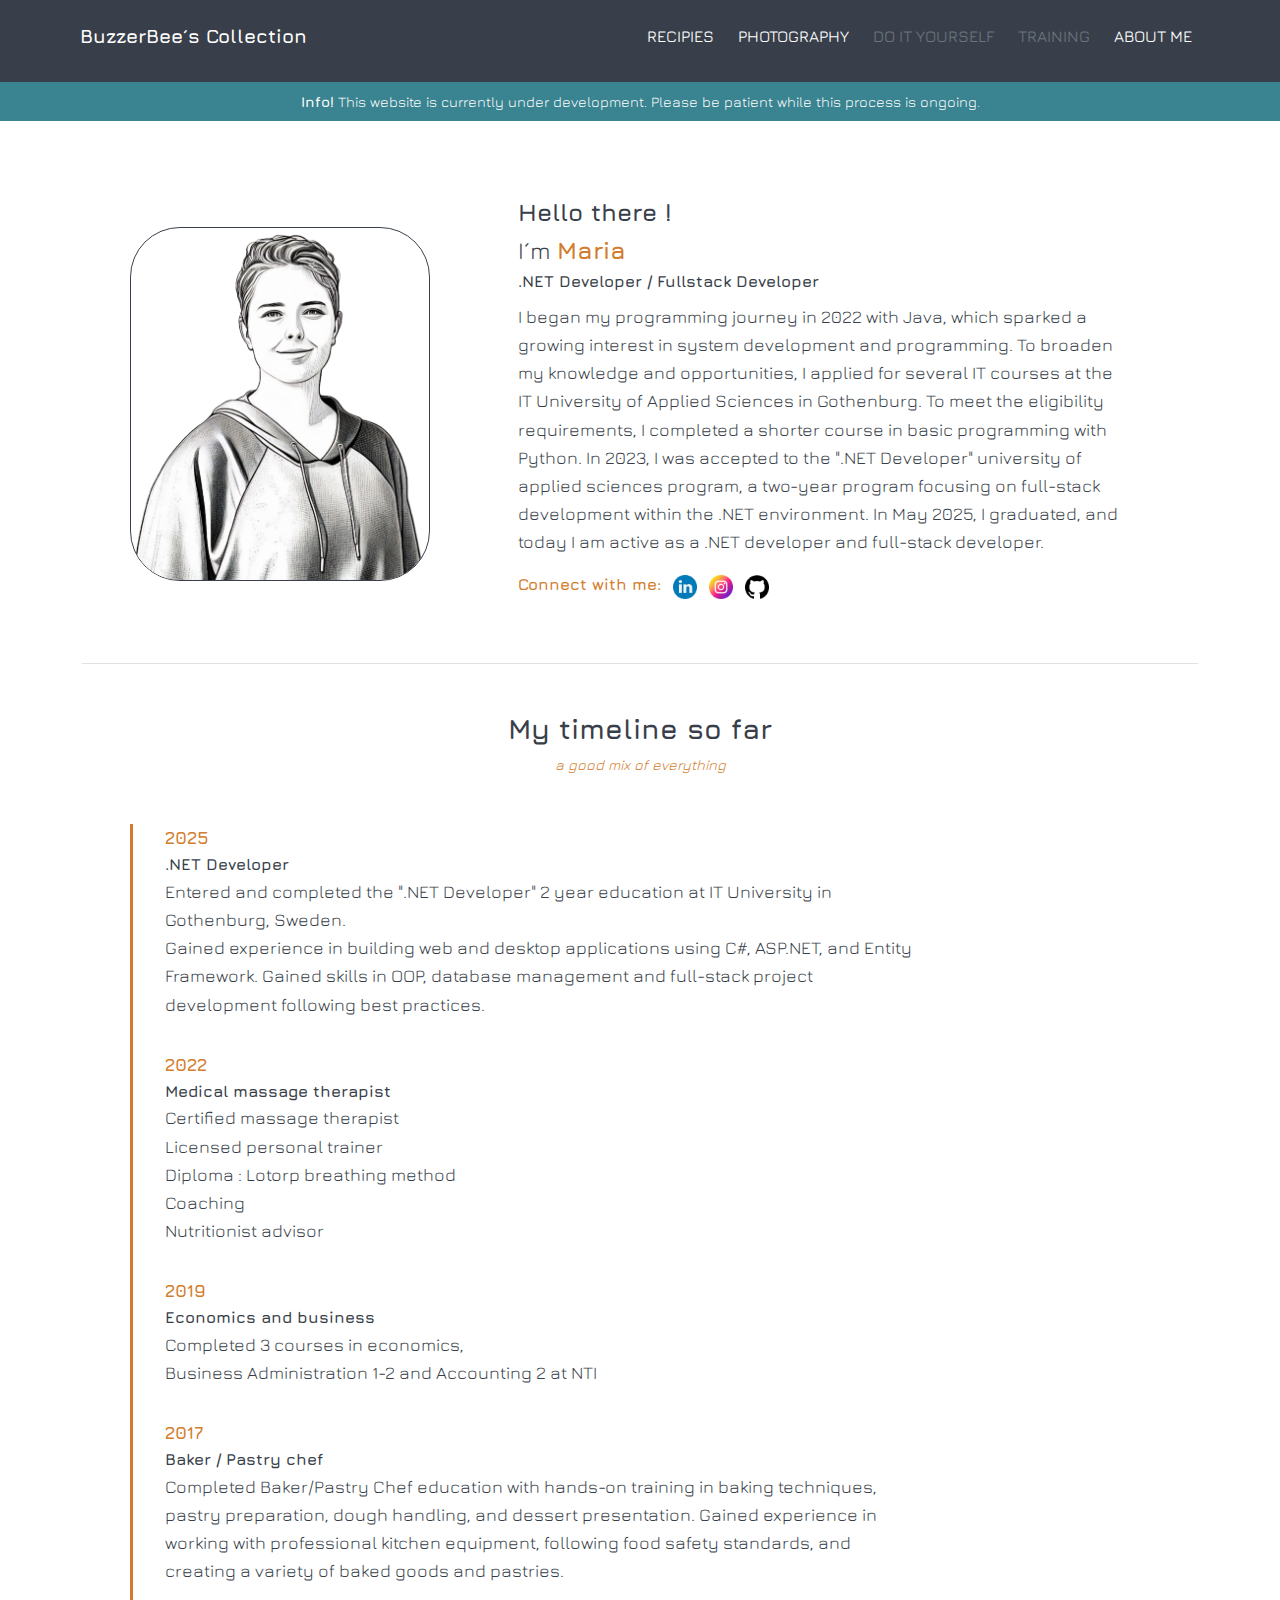
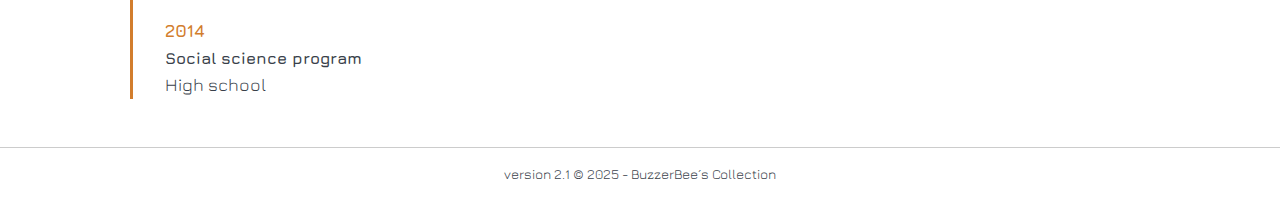
<file: about.html>
<!DOCTYPE html>
<html lang="en">
<head>
  <meta charset="UTF-8">
  <title>About Me</title>
  <meta name="viewport" content="width=device-width, initial-scale=1">

  <!-- Bootstrap -->
  <link href="https://cdn.jsdelivr.net/npm/bootstrap@5.3.3/dist/css/bootstrap.min.css" rel="stylesheet">

  <!-- Custom Fonts -->
  <link href="https://fonts.googleapis.com/css2?family=Jura:wght@300..700&display=swap" rel="stylesheet">

  <style>
    /* Import font */
@import url('https://fonts.googleapis.com/css2?family=Jura:wght@300..700&display=swap');

/* Global */
body {
  font-family: 'Jura', sans-serif;
  margin: 0;
  line-height: 1.6;
  color: #393F4A;
}
header {
  background-color: #393F4A;
}


/* About Me Section */
.aboutMeDiv {
  display: flex;
  flex-wrap: wrap;
  gap: 1.5rem;
  justify-content: center;
  margin: 2rem 0;
  margin-bottom: 1rem;
  margin-top: 1.5rem;
}
.profilImg {
  max-width: 300px;
  width: auto;
  height: 100%;
  border-radius: 50px;
  display: flex;
  align-self: center;
  justify-self: center;
  margin: 1em;
  border: 1px solid #393F4A;
}
.profilName {
  font-size: 1.5rem;
  margin: 0;
}
.profilTitle {
  font-weight: bold;
  font-size: 1rem;
  margin-bottom: 0.5rem;
}
.profilInfo {
  max-width: 600px;
  font-size: 1.1rem;
}
.connectIcon {
  width: 24px;
  height: 24px;
  margin-left: 0.5rem;
}

/* Timeline */
#timeline {
  max-width: 800px;
  margin: 2rem auto;
  padding: 0 1rem;
  border-left: 3px solid #D27D2D;
}
.tl-item {
  margin-bottom: 2rem;
  padding-left: 1rem;
}
.tl-year {
  font-weight: bold;
  color: #D27D2D;
  font-size: 1.1rem;
}
.tl-content h1 {
  font-size: 1.1rem;
  margin: 0.2rem 0;
}
.tl-content p {
  font-size: 1.1rem;
  margin: 0;
}

/* Footer */
footer {
  font-size: 0.85rem;
  padding: 1rem;
  border-top: 1px solid #ccc;
  display: flex;
  flex-wrap: wrap;
  justify-content: space-around;
  align-items: center;
  gap: 1rem;
  background-color: transparent;
  
}


@import url('https://fonts.googleapis.com/css2?family=Jura:wght@300..700&display=swap');
    @import url('https://fonts.googleapis.com/css2?family=JetBrains+Mono:ital,wght@0,100..800;1,100..800&display=swap');
    @import url('https://fonts.googleapis.com/css2?family=Google+Sans+Code:ital,wght@0,300..800;1,300..800&display=swap');
  

 html, body {
  min-width: 400px;
}
.badge {
  background-color: red;
  color: white;
  padding: 4px 8px;
  text-align: center;
  border-radius: 5px;
}
.container-fluid {
  padding-left: 5em;
  padding-right: 5em;
}

.mainHeaderText {
  align-self: center;
  padding-top: 2vw;
  padding-bottom: 2vw;
}

.mainNavText {
  display: flex;
  justify-content: center;
  align-items: center;
  font-size: 1.5vw;
}
.newsTitle {
  font-family: "Jura", sans-serif;
  font-weight: bold;
  font-size: 1.6rem;
  border-bottom: 2px solid #D27D2D;
  display: inline-block;
  padding-bottom: 0.3rem;
}

.newsPostTitle {
  font-weight: 600;
  margin-bottom: 0.5rem;
  font-family: "Jura", sans-serif;
}

.newsText {
  font-family: "JetBrains Mono", monospace;
  font-size: 0.95rem;
  line-height: 1.5;
  color: #393F4A;
}

.newsImg {
  max-width: 100%;
  height: auto;
}
.navbar{
  padding: 0;
  padding-top: 20em;
}
.navbar-toggler {
  border: none;
}
.navbar-toggler:focus,
.navbar-toggler:active {
  border: none !important;
  outline: none !important;
  box-shadow: none !important;
}
.navbar-brand {
  font-family: "Jura", system-ui;
  font-size: 1.2rem;
  color: white;
  font-weight: bold;
}
.navbar-brand:hover {
  color: white;
}

.nav-link {
  font-family: 'Jura', sans-serif;
  font-weight: 500;
  color: white !important;
}

.nav-link:hover {
  color: #D27D2D !important;
}

.nav-link.disabled {
  color: #6c757d !important;
  pointer-events: none;
}


/* Info banner */
header .text-center {
  font-size: 0.9rem; 
  background-color: #3a8390;
  color: white;
  padding: 0.5rem;
  margin-top: 1rem;
}
.navbar-toggler-icon {
  background-image: url("data:image/svg+xml,%3csvg xmlns='http://www.w3.org/2000/svg' viewBox='0 0 30 30'%3e%3cpath stroke='rgba(255,255,255,1)' stroke-width='2' stroke-linecap='round' stroke-miterlimit='10' d='M4 7h22M4 15h22M4 23h22'/%3e%3c/svg%3e");
}




/* ========== ICONS ========== */
.navIcon {
  max-width: 80px;
  border-radius: 50%;
  padding: 0.8rem;
  background: white;
  box-shadow: 0 4px 12px #393F4A;
  transition: transform 0.3s ease, box-shadow 0.3s ease, filter 0.3s ease;
}

.navIcon:hover {
  transform: scale(1.15) rotate(5deg);
  box-shadow: 0 8px 20px rgba(0,0,0,0.2);
}

.grayscale {
  filter: grayscale(100%);
  opacity: 0.6;
}
/* Responsive */
@media (max-width: 768px) {
  .profilName { font-size: 1.5rem; }
  .profilTitle { font-size: 1.1rem; }
  .profilInfo { font-size: 1.1rem; }
  .profilImg { margin-bottom: 0; }
}
  </style>
</head>

<body>
  <header class="pt-2">
  <nav class="navbar navbar-expand-lg py-2 ">
    <div class="container-fluid">
      <!-- Brand -->
      <a class="navbar-brand" href="index.html">BuzzerBee´s Collection</a>

      <!-- Hamburger toggle (mobile) -->
      <button class="navbar-toggler" type="button" data-bs-toggle="collapse" data-bs-target="#mainNavbar" 
        aria-controls="mainNavbar" aria-expanded="false" aria-label="Toggle navigation">
        <span class="navbar-toggler-icon"></span>
      </button>

      <!-- Collapsible menu -->
      <div class="collapse navbar-collapse" id="mainNavbar">
        <ul class="navbar-nav ms-auto mb-2 mb-lg-0 gap-2">
          <li class="nav-item">
            <a class="nav-link" href="recipies.html">RECIPIES</a>
          </li>
          <li class="nav-item">
            <a class="nav-link" href="photografy.html">PHOTOGRAPHY</a>
          </li>
          <li class="nav-item">
            <a class="nav-link disabled" href="#">DO IT YOURSELF</a>
          </li>
          <li class="nav-item">
            <a class="nav-link disabled" href="#">TRAINING</a>
          </li>
          <li class="nav-item">
            <a class="nav-link" href="about.html">ABOUT ME</a>
          </li>
        </ul>
      </div>
    </div>
  </nav>

  <!-- Info banner -->
  <div class="text-center text-white" style="background-color: rgb(58, 131, 144); font-size: 0.9rem;">
    <strong>Info!</strong> This website is currently under development. Please be patient while this process is ongoing.
  </div>
</header>

  <main class="container">
    <!-- About me -->
    <div class="aboutMeDiv d-flex justify-content-center border-bottom">
      <img class="profilImg" src="images/profile/Maria.PNG" alt="Maria">
      <div class="d-flex flex-column justify-content-center m-5">
        <p class="profilName"><strong>Hello there !</strong></p>
        <p class="profilName">I´m <strong style="color: #D27D2D;">Maria</strong></p>
        <p class="profilTitle">.NET Developer / Fullstack Developer</p>
        <p class="profilInfo">
          I began my programming journey in 2022 with Java, which sparked a growing interest in system development and programming. To broaden my knowledge and opportunities, I applied for several IT courses at the IT University of Applied Sciences in Gothenburg. To meet the eligibility requirements, I completed a shorter course in basic programming with Python. In 2023, I was accepted to the ".NET Developer" university of applied sciences program, a two-year program focusing on full-stack development within the .NET environment. In May 2025, I graduated, and today I am active as a .NET developer and full-stack developer.
        </p>
        <p class="connectText">
          <strong  style="color: #D27D2D;">Connect with me:</strong>
          <a href="https://www.linkedin.com/in/maria-edstr%C3%B6m-6b2215178/"><img class="connectIcon" src="images/icons/linkedin.png" alt="LinkedIn"></a>
          <a href="https://www.instagram.com/studio_buzzer"><img class="connectIcon" src="images/icons/instagram.png" alt="Instagram"></a>
          <a href="https://github.com/Bumbleebeezz"><img class="connectIcon" src="images/icons/github.png" alt="GitHub"></a>
        </p>
      </div>
    </div>

    <!-- Timeline -->
    <h3 class="text-center mt-5"><strong>My timeline so far</strong></h3>
    <p class="text-center fst-italic" style="color:#D27D2D; font-size: 0.9rem;">a good mix of everything</p>

    <section id="timeline" class="m-5">
      <div class="tl-item">
        <div class="tl-year">2025</div>
        <div class="tl-content">
          <strong>.NET Developer</strong>
          <p>Entered and completed the ".NET Developer" 2 year education at IT University in Gothenburg, Sweden.  <br /> 
            Gained experience in building web and desktop applications using C#, ASP.NET, and Entity Framework. 
            Gained skills in OOP, database management and full-stack project development following best practices. </p>
        </div>
      </div>

      <div class="tl-item">
        <div class="tl-year">2022</div>
        <div class="tl-content">
          <strong>Medical massage therapist</strong>
           <p>Certified massage therapist <br /> Licensed personal trainer  <br /> Diploma : Lotorp breathing method <br /> Coaching <br /> Nutritionist advisor</p>
     </div>
      </div>

      <div class="tl-item">
        <div class="tl-year">2019</div>
        <div class="tl-content">
          <strong>Economics and business</strong>
          <p>Completed 3 courses in economics, <br /> Business Administration 1-2 and Accounting 2 at NTI</p>
        </div>
      </div>

      <div class="tl-item">
        <div class="tl-year">2017</div>
        <div class="tl-content">
          <strong>Baker / Pastry chef</strong>
          <p>Completed Baker/Pastry Chef education with hands-on training in baking techniques, pastry preparation, 
              dough handling, and dessert presentation. Gained experience in working with professional kitchen equipment, 
              following food safety standards, and creating a variety of baked goods and pastries.</p>
        </div>
      </div>

      <div class="tl-item">
        <div class="tl-year">2014</div>
        <div class="tl-content">
          <strong>Social science program</strong>
          <p>High school</p>
        </div>
      </div>
    </section>
  </main>

  <footer>
    <p>version 2.1   &copy; 2025 - BuzzerBee´s Collection</p>
  </footer>

  <script src="https://cdn.jsdelivr.net/npm/bootstrap@5.3.3/dist/js/bootstrap.bundle.min.js"></script>
</body>
</html>
</file>
